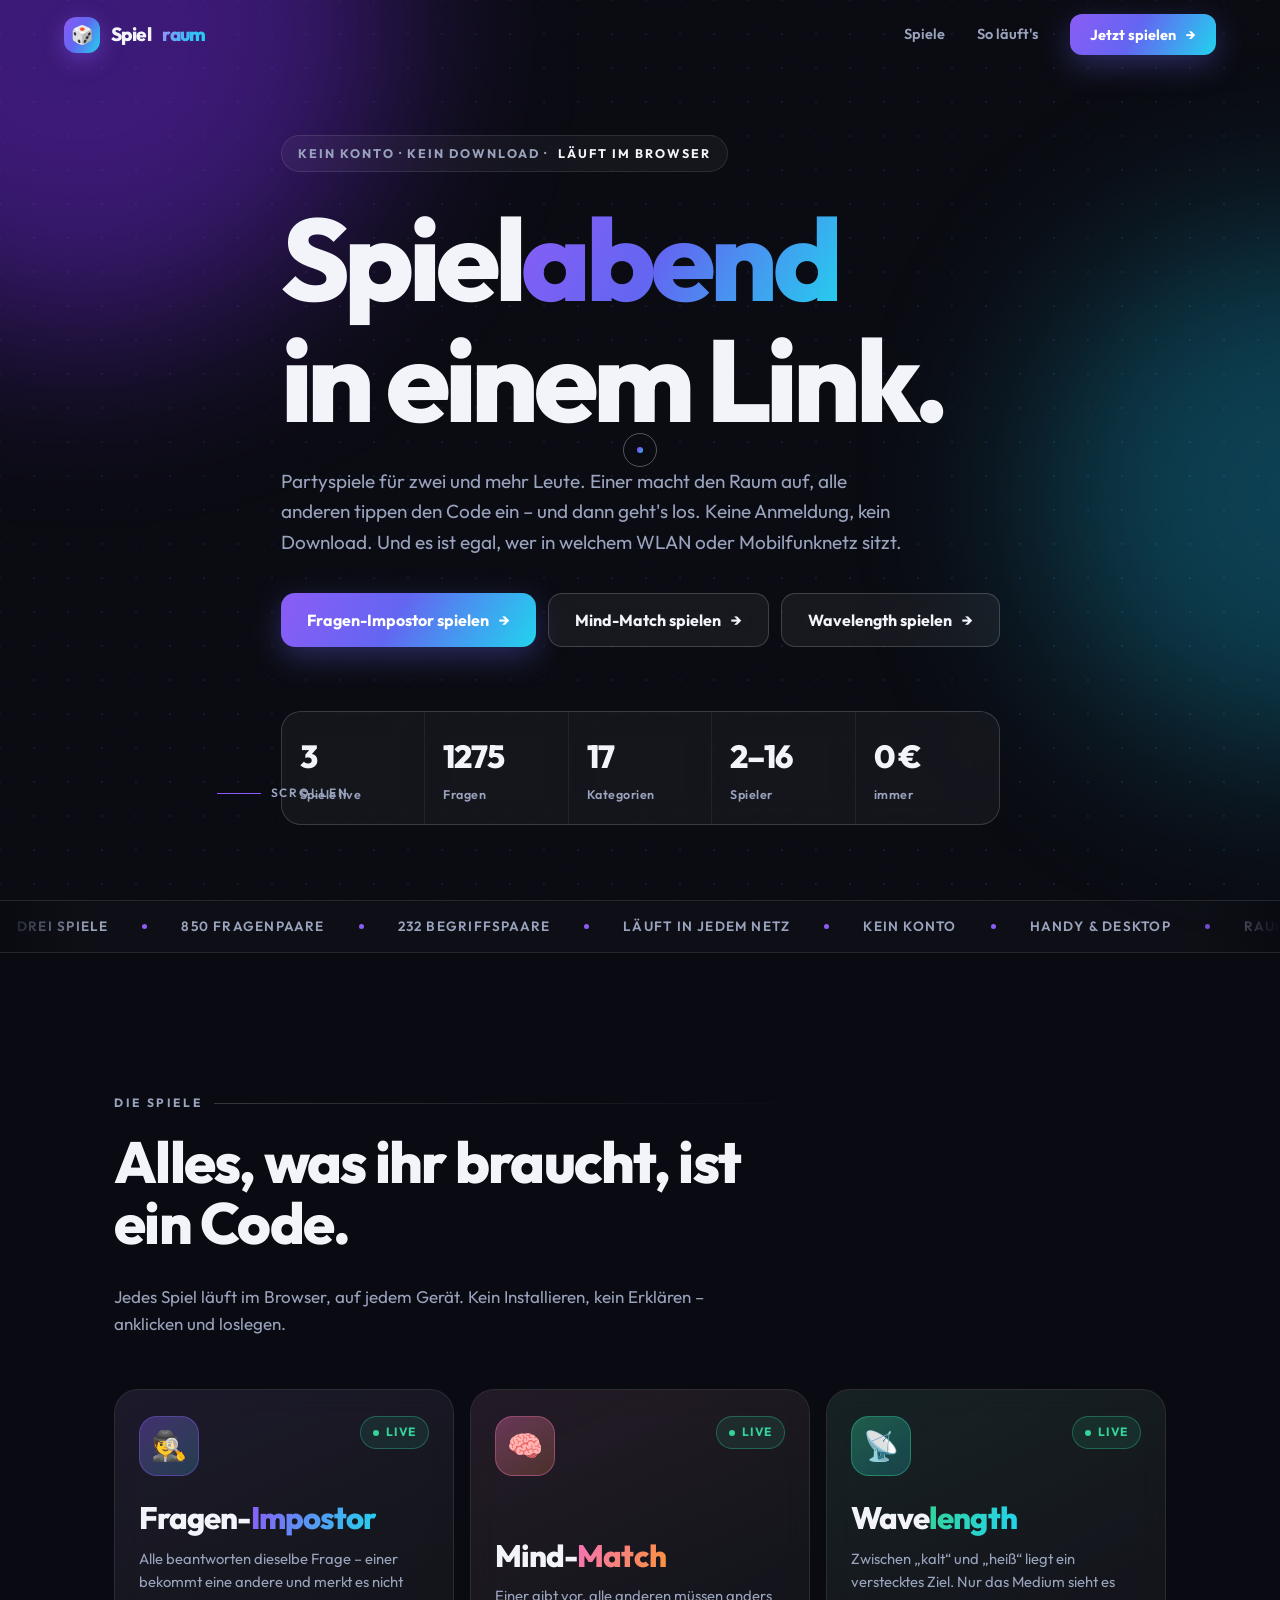
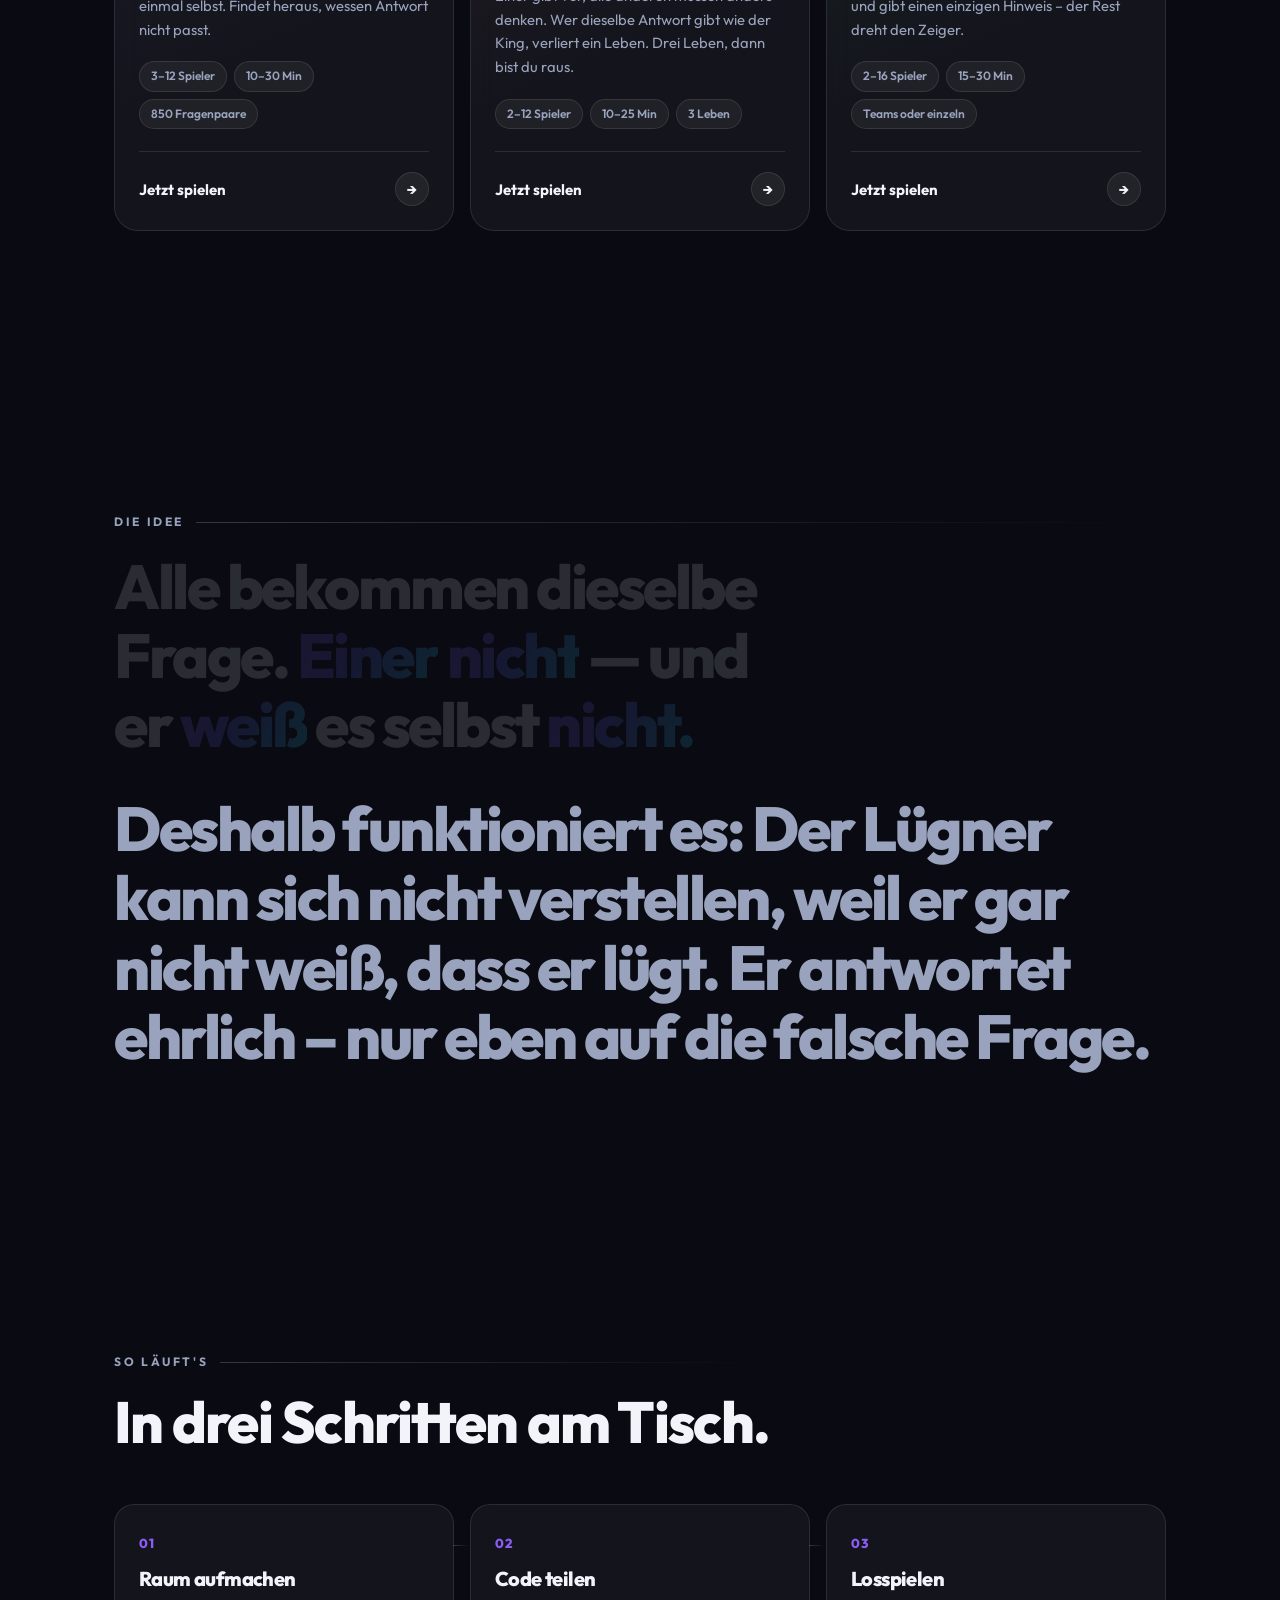
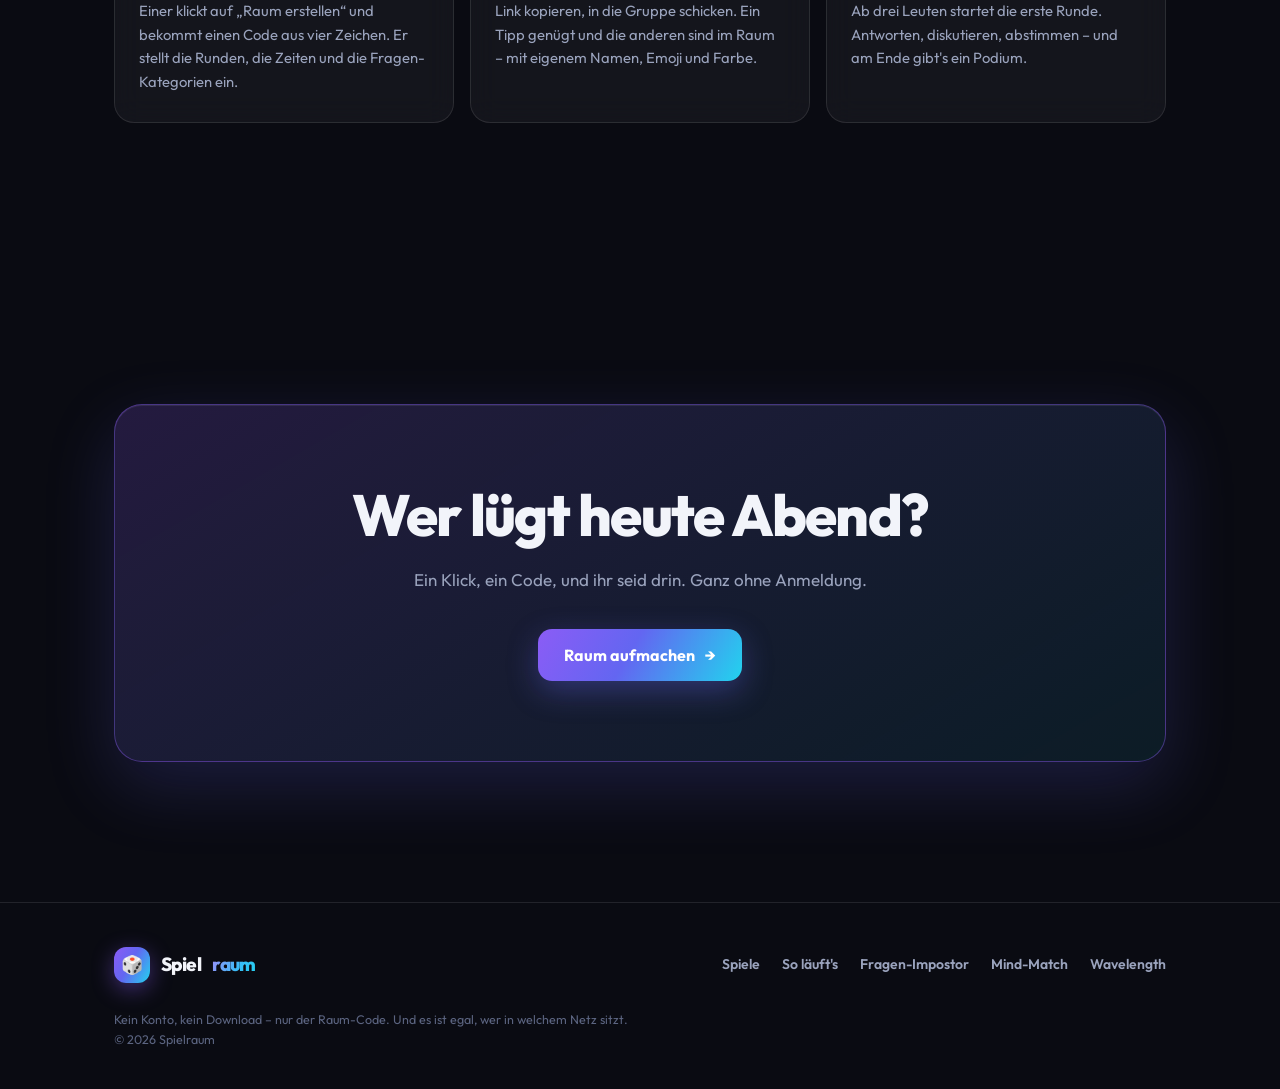
<file: index.html>
<!doctype html>
<html lang="de">
<head>
<meta charset="utf-8">
<meta name="viewport" content="width=device-width,initial-scale=1,viewport-fit=cover">
<title>Spielraum – Partyspiele für den Abend</title>
<meta name="description" content="Partyspiele für 2 und mehr Leute. Einer macht den Raum auf, alle anderen tippen den Code ein. Kein Konto, kein Download – und es ist egal, wer in welchem Netz sitzt.">
<meta name="theme-color" content="#0a0b12">
<link rel="icon" href="data:image/svg+xml,<svg xmlns='http://www.w3.org/2000/svg' viewBox='0 0 100 100'><text y='.9em' font-size='90'>🎲</text></svg>">

<meta property="og:type" content="website">
<meta property="og:title" content="Spielraum – Partyspiele für den Abend">
<meta property="og:description" content="Ein Link, ein Code, los geht's. Kein Konto, kein Download.">

<link rel="preconnect" href="https://fonts.googleapis.com">
<link rel="preconnect" href="https://fonts.gstatic.com" crossorigin>
<link href="https://fonts.googleapis.com/css2?family=Outfit:wght@400;500;600;700;800&display=swap" rel="stylesheet">

<!-- Markiert die Seite als "mit Skript". Ohne Skript bleibt alles sichtbar –
     die Auftritte werden dann einfach uebersprungen. -->
<script>document.documentElement.className="js"</script>

<style>
/* ==========================================================================
   Spielraum – Startseite
   Die Gestaltung baut direkt auf dem Fragen-Impostor auf: gleiche Schrift,
   gleiche Grundfarbe, gleicher Verlauf, gleiche Glaskarten. Neu sind nur das
   Punkteraster im Hintergrund, der eigene Mauszeiger und die Scroll-Auftritte.
   ========================================================================== */

*{box-sizing:border-box;margin:0;padding:0;-webkit-tap-highlight-color:transparent}

:root{
  /* --- uebernommen aus dem Spiel, damit alles zusammenpasst --- */
  --bg:#0a0b12;
  --glass:rgba(255,255,255,.045);
  --glass2:rgba(255,255,255,.075);
  --line:rgba(255,255,255,.10);
  --line2:rgba(255,255,255,.18);
  --tx:#f2f4fa;
  --mut:#9aa3bd;
  --v:#8b5cf6; --c:#22d3ee; --p:#f472b6; --o:#fb923c;
  --ok:#34d399; --bad:#fb7185;
  --grad:linear-gradient(120deg,#8b5cf6,#6366f1 45%,#22d3ee);
  --r:20px;

  /* --- neu fuer die Startseite --- */
  --rand:clamp(18px,5vw,64px);   /* Seitenabstand, waechst mit dem Fenster */
  --max:1180px;
  --ease:cubic-bezier(.22,1,.36,1);
}

html{-webkit-text-size-adjust:100%;scroll-behavior:smooth}
@media (prefers-reduced-motion:reduce){html{scroll-behavior:auto}}

body{
  background:var(--bg);color:var(--tx);
  font:16px/1.55 "Outfit",system-ui,-apple-system,"Segoe UI",Roboto,sans-serif;
  -webkit-font-smoothing:antialiased;
  min-height:100dvh;overflow-x:hidden;position:relative;
}

/* Die beiden weichen Farbwolken – exakt wie im Spiel, damit man beim Wechsel
   auf die Spielseite keinen Bruch sieht. */
body::before,body::after{
  content:"";position:fixed;z-index:-3;border-radius:50%;filter:blur(90px);opacity:.5;pointer-events:none
}
body::before{width:70vw;height:70vw;max-width:620px;max-height:620px;background:#6d28d9;top:-22vw;left:-18vw;animation:drift1 26s ease-in-out infinite alternate}
body::after{width:60vw;height:60vw;max-width:520px;max-height:520px;background:#0e7490;top:26vh;right:-22vw;animation:drift2 31s ease-in-out infinite alternate}
@keyframes drift1{to{transform:translate(12vw,10vh) scale(1.15)}}
@keyframes drift2{to{transform:translate(-14vw,-12vh) scale(1.1)}}

/* Feines Korn ueber allem. Nimmt den Farbflaechen das Digitale. */
.korn{
  position:fixed;inset:0;z-index:-1;pointer-events:none;opacity:.035;mix-blend-mode:overlay;
  background:url("data:image/svg+xml,%3Csvg xmlns='http://www.w3.org/2000/svg'%3E%3Cfilter id='n'%3E%3CfeTurbulence type='fractalNoise' baseFrequency='.8' numOctaves='3' stitchTiles='stitch'/%3E%3C/filter%3E%3Crect width='100%25' height='100%25' filter='url(%23n)'/%3E%3C/svg%3E");
}

/* Das Punkteraster. Ein Punkt darin ist der Impostor – er sieht fast aus wie
   alle anderen. Wer ihn findet und anklickt, bekommt einen kleinen Gruss. */
#raster{position:fixed;inset:0;z-index:-2;width:100%;height:100%;display:block}

/* ---------------------------------------------------------------- Grundlagen */
.huelle{max-width:var(--max);margin:0 auto;padding:0 var(--rand)}

h1,h2,h3{letter-spacing:-.03em;line-height:1.04;font-weight:800}
em{font-style:normal;background:var(--grad);-webkit-background-clip:text;background-clip:text;color:transparent}

a{color:inherit;text-decoration:none}
:focus-visible{outline:2px solid var(--c);outline-offset:4px;border-radius:6px}

.skip{position:absolute;left:-9999px;top:0;z-index:200;background:var(--v);color:#fff;padding:12px 18px;border-radius:0 0 12px 0;font-weight:700}
.skip:focus{left:0}

/* Abschnittsmarke: "01 — Die Spiele" */
.marke{display:flex;align-items:center;gap:12px;font-size:12px;font-weight:700;letter-spacing:.22em;
  text-transform:uppercase;color:var(--mut);margin-bottom:20px}
.marke::after{content:"";flex:1;height:1px;background:linear-gradient(90deg,var(--line2),transparent)}
.marke b{color:var(--v);font-weight:800}

.satz{font-size:clamp(15px,1.4vw,17px);color:var(--mut);max-width:56ch;line-height:1.6}

/* ---------------------------------------------------------------- Knoepfe */
.btn{
  display:inline-flex;align-items:center;justify-content:center;gap:10px;
  border:0;border-radius:14px;padding:16px 26px;cursor:pointer;
  font:700 16px "Outfit",system-ui,sans-serif;color:#fff;background:var(--grad);
  box-shadow:0 10px 30px rgba(99,102,241,.34);
  transition:box-shadow .25s var(--ease),filter .2s;position:relative;overflow:hidden;
}
.btn:hover{filter:brightness(1.1);box-shadow:0 14px 40px rgba(99,102,241,.46)}
.btn.sec{background:rgba(255,255,255,.055);border:1px solid var(--line2);box-shadow:none;color:var(--tx);backdrop-filter:blur(12px)}
.btn.sec:hover{background:rgba(255,255,255,.1);box-shadow:none}
.btn .pfeil{transition:transform .3s var(--ease)}
.btn:hover .pfeil{transform:translateX(4px)}

/* Kleiner Statuspunkt, z.B. "Live" */
.pill{display:inline-flex;align-items:center;gap:7px;font-size:12px;font-weight:700;letter-spacing:.06em;
  text-transform:uppercase;padding:6px 12px;border-radius:99px;background:var(--glass);
  border:1px solid var(--line);color:var(--mut)}
.pill i{width:6px;height:6px;border-radius:50%;background:currentColor;display:block}
.pill.live{color:var(--ok);border-color:rgba(52,211,153,.34);background:rgba(52,211,153,.1)}
.pill.live i{background:var(--ok);box-shadow:0 0 0 0 rgba(52,211,153,.6);animation:puls 2s infinite}
@keyframes puls{70%{box-shadow:0 0 0 7px rgba(52,211,153,0)}100%{box-shadow:0 0 0 0 rgba(52,211,153,0)}}

/* ---------------------------------------------------------------- Kopfleiste */
.kopf{
  position:fixed;top:0;left:0;right:0;z-index:80;
  display:flex;align-items:center;gap:18px;
  padding:14px var(--rand);
  transition:transform .4s var(--ease),background .3s,border-color .3s,backdrop-filter .3s;
  border-bottom:1px solid transparent;
}
.kopf.fest{background:rgba(10,11,18,.72);backdrop-filter:blur(18px);-webkit-backdrop-filter:blur(18px);border-bottom-color:var(--line)}
.kopf.weg{transform:translateY(-110%)}

.logo{display:flex;align-items:center;gap:11px;margin-right:auto;font-size:19px;font-weight:800;letter-spacing:-.03em}
.zeichen{width:36px;height:36px;border-radius:12px;background:var(--grad);flex:none;
  display:grid;place-items:center;font-size:18px;box-shadow:0 6px 22px rgba(139,92,246,.42);
  transition:transform .5s var(--ease)}
.logo:hover .zeichen{transform:rotate(-8deg) scale(1.06)}
/* Der Verlauf muss auf kleiner Schrift heller sein, sonst sauft "raum" ab. */
.logo em{background:linear-gradient(115deg,#a78bfa,#38bdf8 60%,#22d3ee);
  -webkit-background-clip:text;background-clip:text}

.kopfnav{display:flex;align-items:center;gap:4px}
.kopfnav a{padding:9px 14px;border-radius:10px;font-size:14.5px;font-weight:600;color:var(--mut);transition:color .2s,background .2s}
.kopfnav a:hover{color:var(--tx);background:rgba(255,255,255,.06)}
.kopf .btn{padding:11px 20px;font-size:14.5px;border-radius:12px}
@media(max-width:760px){.kopfnav{display:none}}

/* Lesefortschritt als Haarlinie ganz oben */
.fortschritt{position:fixed;top:0;left:0;right:0;height:2px;z-index:90;transform-origin:0 50%;
  transform:scaleX(0);background:var(--grad)}

/* ---------------------------------------------------------------- Auftritt */
/* Alles mit .auf faehrt beim Scrollen einmal sanft herein. Ohne Skript greift
   die Regel nicht – dann steht der Text von Anfang an da. */
.js .auf{opacity:0;transform:translateY(22px);
  transition:opacity .8s var(--ease),transform .8s var(--ease);transition-delay:var(--d,0ms)}
.js .auf.da{opacity:1;transform:none}

/* Vorhang beim Laden – kurz, sonst nervt es. */
.vorhang{position:fixed;inset:0;z-index:150;background:var(--bg);display:grid;place-items:center;
  transition:opacity .5s ease .15s,visibility .5s ease .15s}
.vorhang.fort{opacity:0;visibility:hidden}
.vorhang .zeichen{width:52px;height:52px;font-size:25px;border-radius:16px;animation:atmen 1.6s ease-in-out infinite}
@keyframes atmen{50%{transform:scale(1.12);box-shadow:0 10px 40px rgba(139,92,246,.7)}}

/* ---------------------------------------------------------------- Bühne */
.buehne{
  min-height:100svh;display:flex;flex-direction:column;justify-content:center;
  padding:120px 0 60px;position:relative
}
.buehne .huelle{position:relative}   /* Bezug fuer den Scroll-Hinweis unten links */
.kicker{display:inline-flex;align-items:center;gap:10px;align-self:flex-start;
  font-size:12.5px;font-weight:700;letter-spacing:.16em;text-transform:uppercase;color:var(--mut);
  background:var(--glass);border:1px solid var(--line);border-radius:99px;padding:8px 16px;
  backdrop-filter:blur(10px);margin-bottom:26px}
.kicker b{color:var(--tx);font-weight:700}

.buehne h1{font-size:clamp(44px,9.2vw,116px);letter-spacing:-.045em}
.buehne h1 span{display:block}

.buehne .satz{margin-top:26px;font-size:clamp(16px,1.7vw,19px);max-width:52ch}

.tasten{display:flex;flex-wrap:wrap;gap:12px;margin-top:36px}

/* Zahlenreihe unter der Bühne */
.zahlen{display:grid;grid-template-columns:repeat(auto-fit,minmax(130px,1fr));gap:1px;
  margin-top:64px;background:var(--line);border:1px solid var(--line);border-radius:var(--r);overflow:hidden}
.zahlen div{background:rgba(10,11,18,.55);backdrop-filter:blur(12px);padding:20px 18px}
.zahlen b{display:block;font-size:clamp(24px,3vw,32px);font-weight:800;letter-spacing:-.03em}
.zahlen small{display:block;margin-top:3px;font-size:12.5px;font-weight:600;color:var(--mut);letter-spacing:.04em}

/* Hinweis zum Scrollen */
.runter{position:absolute;left:0;bottom:22px;display:flex;align-items:center;gap:10px;
  font-size:12px;font-weight:600;letter-spacing:.16em;text-transform:uppercase;color:var(--mut)}
.runter .linie{width:44px;height:1px;background:var(--line2);position:relative;overflow:hidden}
.runter .linie::after{content:"";position:absolute;inset:0;background:var(--v);animation:wisch 2.2s var(--ease) infinite}
@keyframes wisch{0%{transform:translateX(-100%)}60%,100%{transform:translateX(100%)}}
@media(max-width:760px){.runter{display:none}}

/* ---------------------------------------------------------------- Laufband */
.laufband{
  position:relative;display:flex;overflow:hidden;user-select:none;
  border-top:1px solid var(--line);border-bottom:1px solid var(--line);
  background:rgba(255,255,255,.02);padding:15px 0;margin:0
}
.laufband::before,.laufband::after{content:"";position:absolute;top:0;bottom:0;width:90px;z-index:2;pointer-events:none}
.laufband::before{left:0;background:linear-gradient(90deg,var(--bg),transparent)}
.laufband::after{right:0;background:linear-gradient(270deg,var(--bg),transparent)}
.laufband ul{display:flex;flex:none;gap:0;list-style:none;animation:band 34s linear infinite}
.laufband:hover ul{animation-play-state:paused}
.laufband li{display:flex;align-items:center;gap:34px;padding:0 17px;white-space:nowrap;
  font-size:13.5px;font-weight:600;letter-spacing:.09em;text-transform:uppercase;color:var(--mut)}
.laufband li::after{content:"";width:5px;height:5px;border-radius:50%;background:var(--v);flex:none}
@keyframes band{to{transform:translateX(-50%)}}

/* ---------------------------------------------------------------- Abschnitte */
section{padding:clamp(80px,11vw,150px) 0}
.titel{font-size:clamp(30px,5vw,58px);max-width:18ch}
.kopfzeile{display:flex;align-items:flex-end;justify-content:space-between;gap:30px;flex-wrap:wrap;margin-bottom:52px}

/* ---------------------------------------------------------------- Spielkarten */
.raster{display:grid;grid-template-columns:repeat(auto-fit,minmax(300px,1fr));gap:16px}

.spiel{
  position:relative;display:flex;flex-direction:column;
  border:1px solid var(--line);border-radius:24px;padding:26px 24px 24px;overflow:hidden;
  background:var(--glass);backdrop-filter:blur(14px);-webkit-backdrop-filter:blur(14px);
  transition:transform .45s var(--ease),border-color .35s,box-shadow .45s var(--ease);
  min-height:330px;isolation:isolate
}
/* Lichtschein, der dem Zeiger in der Karte folgt */
.spiel::before{
  content:"";position:absolute;inset:0;z-index:-1;opacity:0;transition:opacity .4s;
  background:radial-gradient(380px circle at var(--mx,50%) var(--my,50%),color-mix(in srgb,var(--a) 26%,transparent),transparent 62%)
}
/* Grundfarbe der Karte, ganz leicht */
.spiel::after{
  content:"";position:absolute;inset:0;z-index:-2;opacity:.5;transition:opacity .4s;
  background:linear-gradient(155deg,color-mix(in srgb,var(--a) 14%,transparent),transparent 55%)
}
.spiel:hover,.spiel:focus-visible{transform:translateY(-6px);border-color:color-mix(in srgb,var(--a) 55%,transparent);
  box-shadow:0 26px 60px rgba(0,0,0,.42),0 0 0 1px color-mix(in srgb,var(--a) 18%,transparent)}
.spiel:hover::before{opacity:1}
.spiel:hover::after{opacity:1}

.spiel .oben{display:flex;align-items:flex-start;justify-content:space-between;gap:14px;margin-bottom:auto}
.spielzeichen{width:60px;height:60px;border-radius:18px;flex:none;display:grid;place-items:center;font-size:29px;
  background:linear-gradient(140deg,color-mix(in srgb,var(--a) 34%,transparent),color-mix(in srgb,var(--b) 20%,transparent));
  border:1px solid color-mix(in srgb,var(--a) 40%,transparent);
  transition:transform .5s var(--ease)}
.spiel:hover .spielzeichen{transform:translateY(-3px) rotate(-7deg) scale(1.07)}

.spiel h3{font-size:clamp(24px,2.8vw,31px);margin-top:26px}
.spiel h3 em{background:linear-gradient(110deg,var(--a),var(--b));-webkit-background-clip:text;background-clip:text}
.spiel p{margin-top:12px;color:var(--mut);font-size:14.8px;line-height:1.6;max-width:40ch}

.wertliste{display:flex;flex-wrap:wrap;gap:7px;list-style:none;margin-top:20px}
.wertliste li{font-size:12px;font-weight:600;color:var(--mut);background:rgba(255,255,255,.05);
  border:1px solid var(--line);border-radius:99px;padding:5px 11px}

.los{display:flex;align-items:center;gap:9px;margin-top:22px;padding-top:20px;
  border-top:1px solid var(--line);font-weight:700;font-size:15px;color:var(--tx)}
.los .pfeil{margin-left:auto;width:34px;height:34px;border-radius:50%;display:grid;place-items:center;
  background:rgba(255,255,255,.06);border:1px solid var(--line);transition:.35s var(--ease)}
.spiel:hover .los .pfeil{background:linear-gradient(110deg,var(--a),var(--b));border-color:transparent;transform:translateX(4px)}

/* Karten fuer Spiele, die noch nicht fertig sind */
.spiel.bald{border-style:dashed;background:rgba(255,255,255,.02);cursor:default}
.spiel.bald:hover{transform:none;box-shadow:none;border-color:var(--line)}
.spiel.bald .spielzeichen{filter:grayscale(1);opacity:.5;background:rgba(255,255,255,.05);border-color:var(--line)}
.spiel.bald h3{color:var(--mut)}
.spiel.bald h3 em{background:none;-webkit-text-fill-color:currentColor;color:var(--mut)}
.spiel.bald .los{color:var(--mut);font-weight:600;font-size:14px}
/* Ein Lichtstreifen wandert langsam ueber die Platzhalter. */
.spiel.bald::before{content:"";inset:0;opacity:1;z-index:-1;
  background:linear-gradient(105deg,transparent 40%,rgba(255,255,255,.045) 50%,transparent 60%);
  background-size:280% 100%;animation:streif 4.5s var(--ease) infinite}
@keyframes streif{0%{background-position:130% 0}55%,100%{background-position:-130% 0}}

/* ---------------------------------------------------------------- Aussage */
.aussage{text-align:left}
.aussage p{font-size:clamp(28px,5.4vw,62px);font-weight:800;letter-spacing:-.04em;line-height:1.12;max-width:16ch}
.aussage .w{opacity:.14;transition:opacity .45s ease}
.aussage .w.hell{opacity:1}
.aussage .w.ton{background:var(--grad);-webkit-background-clip:text;background-clip:text;color:transparent}
.aussage .fuss{margin-top:34px;max-width:48ch}

/* ---------------------------------------------------------------- Ablauf */
.schritte{display:grid;grid-template-columns:repeat(auto-fit,minmax(255px,1fr));gap:16px;counter-reset:s}
.schritt{position:relative;padding:28px 24px;border-radius:var(--r);border:1px solid var(--line);
  background:var(--glass);backdrop-filter:blur(14px)}
.schritt .nr{font-size:13px;font-weight:800;letter-spacing:.1em;color:var(--v);margin-bottom:16px;display:block}
.schritt h3{font-size:20px;margin-bottom:9px}
.schritt p{color:var(--mut);font-size:14.8px;line-height:1.6}
/* Verbindungslinie zwischen den Schritten, nur auf breiten Bildschirmen */
@media(min-width:900px){
  .schritt:not(:last-child)::after{content:"";position:absolute;top:40px;right:-16px;width:16px;height:1px;
    background:linear-gradient(90deg,var(--line2),transparent)}
}

/* ---------------------------------------------------------------- Schluss */
.schluss{text-align:center;padding-bottom:clamp(80px,11vw,140px)}
.schlusskarte{border:1px solid rgba(139,92,246,.42);border-radius:28px;padding:clamp(44px,7vw,80px) 28px;
  background:linear-gradient(150deg,rgba(139,92,246,.2),rgba(34,211,238,.09));
  box-shadow:0 24px 70px rgba(99,102,241,.2),inset 0 1px 0 rgba(255,255,255,.08);position:relative;overflow:hidden}
.schlusskarte h2{font-size:clamp(30px,5.4vw,58px)}
.schlusskarte .satz{margin:20px auto 0;text-align:center}
.schlusskarte .tasten{justify-content:center}

/* ---------------------------------------------------------------- Fussleiste */
footer{border-top:1px solid var(--line);padding:44px 0 40px}
.fussgrid{display:flex;flex-wrap:wrap;gap:26px;align-items:center;justify-content:space-between}
.fusslinks{display:flex;flex-wrap:wrap;gap:22px}
.fusslinks a{font-size:14px;font-weight:600;color:var(--mut);transition:color .2s}
.fusslinks a:hover{color:var(--tx)}
.klein{color:#5b6480;font-size:12.5px;line-height:1.6;margin-top:26px}

/* ---------------------------------------------------------------- Mauszeiger */
/* Nur fuer echte Maeuse. Auf dem Handy bleibt alles wie gewohnt. */
.zeiger,.ring{position:fixed;top:0;left:0;z-index:120;pointer-events:none;border-radius:50%;
  transform:translate(-50%,-50%);opacity:0;transition:opacity .3s}
.zeiger{width:6px;height:6px;background:var(--grad)}
.ring{width:34px;height:34px;border:1px solid rgba(255,255,255,.3);
  transition:width .35s var(--ease),height .35s var(--ease),background .35s,border-color .35s,opacity .3s}
.ring span{position:absolute;inset:0;display:grid;place-items:center;font-size:11.5px;font-weight:800;
  letter-spacing:.1em;text-transform:uppercase;opacity:0;transition:opacity .25s;color:#fff}
body.maus .zeiger,body.maus .ring{opacity:1}
body.maus.zeigt-play .ring{width:86px;height:86px;background:rgba(139,92,246,.16);border-color:rgba(139,92,246,.75)}
body.maus.zeigt-play .ring span{opacity:1}
body.maus.zeigt-link .ring{width:52px;height:52px;background:rgba(255,255,255,.07)}
body.maus.druck .ring{width:26px;height:26px}
body.maus a,body.maus button,body.maus .spiel{cursor:none}
body.maus{cursor:none}

/* Der gefundene Impostor meldet sich kurz */
.gefunden{position:fixed;left:50%;bottom:34px;transform:translate(-50%,20px);z-index:130;
  padding:13px 22px;border-radius:99px;font-size:14.5px;font-weight:700;
  background:rgba(251,113,133,.16);border:1px solid rgba(251,113,133,.5);color:#fda4af;
  backdrop-filter:blur(14px);opacity:0;pointer-events:none;transition:.45s var(--ease)}
.gefunden.da{opacity:1;transform:translate(-50%,0)}

/* ---------------------------------------------------------------- Ruhe */
/* Wer Bewegung reduziert haben moechte, bekommt eine ruhige, vollstaendige Seite. */
@media (prefers-reduced-motion:reduce){
  body::before,body::after,.pill.live i,.laufband ul,.runter .linie::after,.spiel.bald::before,.vorhang .zeichen{animation:none}
  .auf{opacity:1;transform:none;transition:none}
  .aussage .w{opacity:1}
  .zeiger,.ring{display:none}
  body.maus{cursor:auto}
  *{transition-duration:.01ms !important}
}
</style>
</head>
<body>

<a class="skip" href="#inhalt">Zum Inhalt springen</a>

<!-- Hintergrund -->
<canvas id="raster" aria-hidden="true"></canvas>
<div class="korn" aria-hidden="true"></div>

<!-- Eigener Mauszeiger -->
<div class="zeiger" aria-hidden="true"></div>
<div class="ring" aria-hidden="true"><span>Spielen</span></div>

<div class="fortschritt" aria-hidden="true"></div>
<div class="vorhang" aria-hidden="true"><span class="zeichen">🎲</span></div>
<div class="gefunden" aria-hidden="true">🕵️ Gefunden. Genau so läuft das Spiel.</div>

<header class="kopf">
  <a class="logo" href="#" aria-label="Spielraum, zur Startseite">
    <span class="zeichen" aria-hidden="true">🎲</span>Spiel<em>raum</em>
  </a>
  <nav class="kopfnav" aria-label="Hauptmenü">
    <a href="#spiele">Spiele</a>
    <a href="#ablauf">So läuft's</a>
  </nav>
  <!-- HINWEIS: absolute Adresse, damit der Link auch beim lokalen Öffnen stimmt. -->
  <a class="btn" href="./impostor/" data-cursor="link" data-magnet>
    Jetzt spielen <span class="pfeil" aria-hidden="true">→</span>
  </a>
</header>

<main id="inhalt">

  <!-- ============================================================ Bühne -->
  <section class="buehne">
    <div class="huelle">
      <span class="kicker auf">Kein Konto · Kein Download · <b>Läuft im Browser</b></span>

      <h1 class="auf" style="--d:90ms">
        <span>Spiel<em>abend</em></span>
        <span>in einem Link.</span>
      </h1>

      <p class="satz auf" style="--d:180ms">
        Partyspiele für zwei und mehr Leute. Einer macht den Raum auf, alle anderen
        tippen den Code ein – und dann geht's los. Keine Anmeldung, kein Download.
        Und es ist egal, wer in welchem WLAN oder Mobilfunknetz sitzt.
      </p>

      <div class="tasten auf" style="--d:260ms">
        <a class="btn" href="./impostor/" data-cursor="play" data-magnet>
          Fragen-Impostor spielen <span class="pfeil" aria-hidden="true">→</span>
        </a>
        <a class="btn sec" href="./mind-match/" data-cursor="play" data-magnet>
          Mind-Match spielen <span class="pfeil" aria-hidden="true">→</span>
        </a>
        <a class="btn sec" href="./wavelength/" data-cursor="play" data-magnet>
          Wavelength spielen <span class="pfeil" aria-hidden="true">→</span>
        </a>
      </div>

      <div class="zahlen auf" style="--d:340ms">
        <div><b>3</b><small>Spiele live</small></div>
        <div><b>1275</b><small>Fragen</small></div>
        <div><b>17</b><small>Kategorien</small></div>
        <div><b>2–16</b><small>Spieler</small></div>
        <div><b>0 €</b><small>immer</small></div>
      </div>

      <div class="runter" aria-hidden="true"><span class="linie"></span>Scrollen</div>
    </div>
  </section>

  <!-- ============================================================ Laufband -->
  <div class="laufband" aria-hidden="true">
    <ul>
      <li>Drei Spiele</li><li>850 Fragenpaare</li><li>232 Begriffspaare</li><li>Läuft in jedem Netz</li>
      <li>Kein Konto</li><li>Handy &amp; Desktop</li><li>Raum-Code mit vier Zeichen</li>
      <li>Chat inklusive</li><li>Bis zu 16 Leute</li>
      <li>Drei Spiele</li><li>850 Fragenpaare</li><li>232 Begriffspaare</li><li>Läuft in jedem Netz</li>
      <li>Kein Konto</li><li>Handy &amp; Desktop</li><li>Raum-Code mit vier Zeichen</li>
      <li>Chat inklusive</li><li>Bis zu 16 Leute</li>
    </ul>
  </div>

  <!-- ============================================================ Spiele -->
  <section id="spiele">
    <div class="huelle">
      <div class="kopfzeile">
        <div>
          <div class="marke auf">Die Spiele</div>
          <h2 class="titel auf" style="--d:70ms">Alles, was ihr braucht, ist ein Code.</h2>
        </div>
        <p class="satz auf" style="--d:140ms">
          Jedes Spiel läuft im Browser, auf jedem Gerät. Kein Installieren,
          kein Erklären – anklicken und loslegen.
        </p>
      </div>

      <div class="raster">

        <!-- ==============================================================
             NEUES SPIEL HINZUFÜGEN: diesen Block kopieren und vier Dinge
             ändern – href, das Emoji, den Titel/Text und die beiden Farben
             --a und --b. Sonst nichts.
             ============================================================== -->
        <a class="spiel auf" href="./impostor/"
           style="--a:#8b5cf6;--b:#22d3ee" data-cursor="play" data-licht data-magnet>
          <div class="oben">
            <span class="spielzeichen" aria-hidden="true">🕵️</span>
            <span class="pill live"><i></i>Live</span>
          </div>
          <h3>Fragen-<em>Impostor</em></h3>
          <p>
            Alle beantworten dieselbe Frage – einer bekommt eine andere und merkt es
            nicht einmal selbst. Findet heraus, wessen Antwort nicht passt.
          </p>
          <ul class="wertliste">
            <li>3–12 Spieler</li><li>10–30 Min</li><li>850 Fragenpaare</li>
          </ul>
          <span class="los">Jetzt spielen <span class="pfeil" aria-hidden="true">→</span></span>
        </a>

        <a class="spiel auf" href="./mind-match/"
           style="--d:90ms;--a:#f472b6;--b:#fb923c" data-cursor="play" data-licht data-magnet>
          <div class="oben">
            <span class="spielzeichen" aria-hidden="true">🧠</span>
            <span class="pill live"><i></i>Live</span>
          </div>
          <h3>Mind-<em>Match</em></h3>
          <p>
            Einer gibt vor, alle anderen müssen anders denken. Wer dieselbe Antwort
            gibt wie der King, verliert ein Leben. Drei Leben, dann bist du raus.
          </p>
          <ul class="wertliste">
            <li>2–12 Spieler</li><li>10–25 Min</li><li>3 Leben</li>
          </ul>
          <span class="los">Jetzt spielen <span class="pfeil" aria-hidden="true">→</span></span>
        </a>

        <a class="spiel auf" href="./wavelength/"
           style="--d:180ms;--a:#34d399;--b:#22d3ee" data-cursor="play" data-licht data-magnet>
          <div class="oben">
            <span class="spielzeichen" aria-hidden="true">📡</span>
            <span class="pill live"><i></i>Live</span>
          </div>
          <h3>Wave<em>length</em></h3>
          <p>
            Zwischen „kalt“ und „heiß“ liegt ein verstecktes Ziel. Nur das Medium
            sieht es und gibt einen einzigen Hinweis – der Rest dreht den Zeiger.
          </p>
          <ul class="wertliste">
            <li>2–16 Spieler</li><li>15–30 Min</li><li>Teams oder einzeln</li>
          </ul>
          <span class="los">Jetzt spielen <span class="pfeil" aria-hidden="true">→</span></span>
        </a>

      </div>
    </div>
  </section>

  <!-- ============================================================ Aussage -->
  <section class="aussage">
    <div class="huelle">
      <div class="marke auf">Die Idee</div>
      <p data-worte>Alle bekommen dieselbe Frage. Einer nicht — und er weiß es selbst nicht.</p>
      <p class="satz fuss auf">
        Deshalb funktioniert es: Der Lügner kann sich nicht verstellen, weil er gar nicht
        weiß, dass er lügt. Er antwortet ehrlich – nur eben auf die falsche Frage.
      </p>
    </div>
  </section>

  <!-- ============================================================ Ablauf -->
  <section id="ablauf">
    <div class="huelle">
      <div class="kopfzeile">
        <div>
          <div class="marke auf">So läuft's</div>
          <h2 class="titel auf" style="--d:70ms">In drei Schritten am Tisch.</h2>
        </div>
      </div>
      <div class="schritte">
        <div class="schritt auf">
          <span class="nr">01</span>
          <h3>Raum aufmachen</h3>
          <p>Einer klickt auf „Raum erstellen“ und bekommt einen Code aus vier Zeichen.
             Er stellt die Runden, die Zeiten und die Fragen-Kategorien ein.</p>
        </div>
        <div class="schritt auf" style="--d:90ms">
          <span class="nr">02</span>
          <h3>Code teilen</h3>
          <p>Link kopieren, in die Gruppe schicken. Ein Tipp genügt und die anderen
             sind im Raum – mit eigenem Namen, Emoji und Farbe.</p>
        </div>
        <div class="schritt auf" style="--d:180ms">
          <span class="nr">03</span>
          <h3>Losspielen</h3>
          <p>Ab drei Leuten startet die erste Runde. Antworten, diskutieren, abstimmen –
             und am Ende gibt's ein Podium.</p>
        </div>
      </div>
    </div>
  </section>

  <!-- ============================================================ Schluss -->
  <section class="schluss">
    <div class="huelle">
      <div class="schlusskarte auf">
        <h2>Wer lügt heute Abend?</h2>
        <p class="satz">Ein Klick, ein Code, und ihr seid drin. Ganz ohne Anmeldung.</p>
        <div class="tasten">
          <a class="btn" href="./impostor/" data-cursor="play" data-magnet>
            Raum aufmachen <span class="pfeil" aria-hidden="true">→</span>
          </a>
        </div>
      </div>
    </div>
  </section>

</main>

<footer>
  <div class="huelle">
    <div class="fussgrid">
      <a class="logo" href="#"><span class="zeichen" aria-hidden="true">🎲</span>Spiel<em>raum</em></a>
      <nav class="fusslinks" aria-label="Fußzeile">
        <a href="#spiele">Spiele</a>
        <a href="#ablauf">So läuft's</a>
        <a href="./impostor/" data-cursor="link">Fragen-Impostor</a>
        <a href="./mind-match/" data-cursor="link">Mind-Match</a>
        <a href="./wavelength/" data-cursor="link">Wavelength</a>
      </nav>
    </div>
    <p class="klein">
      Kein Konto, kein Download – nur der Raum-Code. Und es ist egal, wer in welchem Netz sitzt.<br>
      © <span id="jahr">2026</span> Spielraum
    </p>
  </div>
</footer>

<script>
/* ==========================================================================
   Alles hier ist freiwillig: Faellt das Skript aus, bleibt die Seite lesbar
   und alle Links funktionieren. Es kommt nur Bewegung dazu.
   ========================================================================== */
(function(){
"use strict";

const ruhig = matchMedia("(prefers-reduced-motion: reduce)").matches;
const feineMaus = matchMedia("(pointer: fine)").matches;
const $  = (s,w)=> (w||document).querySelector(s);
const $$ = (s,w)=> Array.prototype.slice.call((w||document).querySelectorAll(s));
const spanne = (v,a,b)=> v<a?a:v>b?b:v;

$("#jahr").textContent = new Date().getFullYear();

/* ---------------------------------------------------------------- Vorhang */
window.addEventListener("load", ()=>{
  setTimeout(()=> $(".vorhang").classList.add("fort"), ruhig?0:420);
});

/* ---------------------------------------------------------------- Auftritte */
/* Jedes Element mit .auf faehrt einmal herein, sobald es sichtbar wird. */
if(ruhig || !("IntersectionObserver" in window)){
  $$(".auf").forEach(n=>n.classList.add("da"));
}else{
  const beobachter = new IntersectionObserver((eintraege)=>{
    eintraege.forEach(e=>{
      if(e.isIntersecting){ e.target.classList.add("da"); beobachter.unobserve(e.target); }
    });
  },{rootMargin:"0px 0px -8% 0px",threshold:.1});

  $$(".auf").forEach(n=>{
    /* Was beim Laden schon im Bild steht, faehrt sofort herein – sonst bliebe
       der obere Teil der Seite im ersten Moment leer. */
    if(n.getBoundingClientRect().top < innerHeight * .96) n.classList.add("da");
    else beobachter.observe(n);
  });
}

/* ---------------------------------------------------------------- Kopfleiste */
/* Beim Runterscrollen verschwindet sie, beim Hochscrollen ist sie wieder da. */
const kopf = $(".kopf"), balken = $(".fortschritt");
let letztesY = 0, scrollWartet = false;

function beimScrollen(){
  const y = window.scrollY;
  kopf.classList.toggle("fest", y > 20);
  kopf.classList.toggle("weg", y > 420 && y > letztesY);
  letztesY = y;

  const hoehe = document.documentElement.scrollHeight - window.innerHeight;
  balken.style.transform = "scaleX(" + (hoehe>0 ? spanne(y/hoehe,0,1) : 0) + ")";

  worteHervorheben();
  scrollWartet = false;
}
window.addEventListener("scroll", ()=>{
  if(!scrollWartet){ scrollWartet = true; requestAnimationFrame(beimScrollen); }
}, {passive:true});

/* ---------------------------------------------------------------- Aussage */
/* Der Satz hellt sich Wort fuer Wort auf, waehrend man daran vorbeiscrollt.
   Der Text steht vollstaendig im HTML – hier wird er nur in Woerter zerlegt. */
const satzEl = $("[data-worte]");
let woerter = [];
if(satzEl){
  const roh = satzEl.textContent.trim().split(/\s+/);
  satzEl.textContent = "";
  roh.forEach((w,i)=>{
    const s = document.createElement("span");
    s.className = "w" + (/^(Einer|nicht\.|nicht|weiß)$/.test(w) ? " ton" : "");
    s.textContent = w;
    satzEl.appendChild(s);
    if(i < roh.length-1) satzEl.appendChild(document.createTextNode(" "));
    woerter.push(s);
  });
  if(ruhig) woerter.forEach(w=>w.classList.add("hell"));
}
function worteHervorheben(){
  if(!satzEl || ruhig || !woerter.length) return;
  const r = satzEl.getBoundingClientRect();
  const vh = window.innerHeight;
  /* 0 wenn der Satz noch unten steht, 1 wenn er die Mitte passiert hat */
  const p = spanne((vh*0.82 - r.top) / (vh*0.5), 0, 1);
  const bis = Math.round(p * woerter.length);
  woerter.forEach((w,i)=> w.classList.toggle("hell", i < bis));
}

/* ---------------------------------------------------------------- Karten */
/* Der Lichtschein in der Karte folgt dem Zeiger. */
$$("[data-licht]").forEach(karte=>{
  karte.addEventListener("pointermove", e=>{
    const r = karte.getBoundingClientRect();
    karte.style.setProperty("--mx", ((e.clientX-r.left)/r.width*100) + "%");
    karte.style.setProperty("--my", ((e.clientY-r.top)/r.height*100) + "%");
  });
});

/* ---------------------------------------------------------------- Zeiger */
/* Ein kleiner Punkt folgt sofort, ein Ring zieht traege hinterher. Ueber
   Spielkarten wird aus dem Ring eine Sprechblase mit "Spielen". */
if(feineMaus && !ruhig){
  document.body.classList.add("maus");
  const punkt = $(".zeiger"), ring = $(".ring");
  let zx=innerWidth/2, zy=innerHeight/2, px=zx, py=zy, rx=zx, ry=zy;

  addEventListener("pointermove", e=>{ zx=e.clientX; zy=e.clientY; }, {passive:true});
  addEventListener("pointerdown", ()=> document.body.classList.add("druck"));
  addEventListener("pointerup",   ()=> document.body.classList.remove("druck"));
  addEventListener("pointerleave",()=> document.body.classList.remove("maus"));
  addEventListener("pointerenter",()=> document.body.classList.add("maus"));

  (function laufen(){
    px += (zx-px)*.38; py += (zy-py)*.38;
    rx += (zx-rx)*.15;  ry += (zy-ry)*.15;
    punkt.style.transform = "translate("+px+"px,"+py+"px) translate(-50%,-50%)";
    ring.style.transform  = "translate("+rx+"px,"+ry+"px) translate(-50%,-50%)";
    requestAnimationFrame(laufen);
  })();

  $$("[data-cursor]").forEach(n=>{
    const art = n.getAttribute("data-cursor");
    n.addEventListener("pointerenter", ()=> document.body.classList.add("zeigt-"+art));
    n.addEventListener("pointerleave", ()=> document.body.classList.remove("zeigt-"+art));
  });

  /* Knoepfe und Karten ziehen den Zeiger ein Stueck an sich. */
  $$("[data-magnet]").forEach(n=>{
    n.style.transition = "transform .45s cubic-bezier(.22,1,.36,1)";
    n.addEventListener("pointermove", e=>{
      const r = n.getBoundingClientRect();
      const dx = e.clientX - (r.left + r.width/2);
      const dy = e.clientY - (r.top + r.height/2);
      n.style.transform = "translate("+(dx*.14)+"px,"+(dy*.22)+"px)";
    });
    n.addEventListener("pointerleave", ()=> n.style.transform = "");
  });
}

/* ---------------------------------------------------------------- Raster */
/* Ein ruhiges Punkteraster. Um den Zeiger herum leuchtet es auf, und eine
   langsame Welle laeuft schraeg durch – damit es auch ohne Maus lebt.
   Genau ein Punkt ist der Impostor: minimal anders, leicht zu uebersehen.

   Aufbau fuer die Leistung: Das schwache Grundraster wird einmal auf eine
   zweite Flaeche gezeichnet und danach nur noch als Bild kopiert. Pro Bild
   werden nur die wenigen hellen Punkte wirklich neu gezeichnet. */
(function(){
  const flaeche = $("#raster");
  if(!flaeche || !flaeche.getContext) return;
  const ctx = flaeche.getContext("2d");
  const grund = document.createElement("canvas");
  const gctx = grund.getContext("2d");

  const ABSTAND = 34;          // Gitterweite in Bildpunkten
  const RADIUS  = 190;         // Wirkungskreis des Zeigers
  const STOPS = [[139,92,246],[99,102,241],[34,211,238]];   // violett -> blau -> tuerkis

  let punkte=[], breite=0, hoehe=0, dpr=1, imp=null, laeuft=true;
  let zx=-9999, zy=-9999, gx=-9999, gy=-9999, t=0;

  function farbe(v){                    // v von 0 bis 1 entlang des Verlaufs
    const s = v*(STOPS.length-1), i = Math.min(STOPS.length-2, Math.floor(s)), f = s-i;
    const a = STOPS[i], b = STOPS[i+1];
    return [Math.round(a[0]+(b[0]-a[0])*f),
            Math.round(a[1]+(b[1]-a[1])*f),
            Math.round(a[2]+(b[2]-a[2])*f)];
  }

  function aufbauen(){
    breite = innerWidth; hoehe = innerHeight;
    dpr = Math.min(devicePixelRatio||1, 2);
    [flaeche,grund].forEach(cv=>{
      cv.width = breite*dpr; cv.height = hoehe*dpr;
      cv.style.width = breite+"px"; cv.style.height = hoehe+"px";
    });
    ctx.setTransform(dpr,0,0,dpr,0,0);
    gctx.setTransform(dpr,0,0,dpr,0,0);

    punkte = [];
    const spalten = Math.ceil(breite/ABSTAND)+1;
    const zeilen  = Math.ceil(hoehe/ABSTAND)+1;
    for(let sy=0; sy<zeilen; sy++){
      for(let sx=0; sx<spalten; sx++){
        const x = sx*ABSTAND, y = sy*ABSTAND;
        const v = spanne((x/breite*0.72 + y/hoehe*0.28), 0, 1);
        punkte.push({x:x, y:y, c:farbe(v)});
      }
    }
    /* Der Impostor sitzt irgendwo im mittleren Bereich – nicht am Rand. */
    const kandidaten = punkte.filter(p=> p.x>breite*.12 && p.x<breite*.88 && p.y>hoehe*.15 && p.y<hoehe*.85);
    imp = kandidaten.length ? kandidaten[(Math.random()*kandidaten.length)|0] : punkte[0];

    /* Grundraster einmal zeichnen */
    gctx.clearRect(0,0,breite,hoehe);
    punkte.forEach(p=>{
      if(p===imp) return;
      gctx.fillStyle = "rgba("+p.c[0]+","+p.c[1]+","+p.c[2]+",.15)";
      gctx.beginPath(); gctx.arc(p.x,p.y,1.1,0,6.2832); gctx.fill();
    });
  }

  function zeichnen(){
    if(!laeuft){ requestAnimationFrame(zeichnen); return; }
    t += 0.006;
    gx += (zx-gx)*.09; gy += (zy-gy)*.09;      // Zeiger traege nachziehen

    ctx.clearRect(0,0,breite,hoehe);
    ctx.drawImage(grund,0,0,breite,hoehe);

    /* Welle: eine schraege Linie, die langsam durchs Bild wandert. */
    const wellePos = ((t*0.16)%1.6 - 0.3) * (breite+hoehe);

    for(let i=0;i<punkte.length;i++){
      const p = punkte[i];
      if(p===imp) continue;

      let kraft = 0;

      const dx = p.x-gx, dy = p.y-gy;
      const d2 = dx*dx + dy*dy;
      if(d2 < RADIUS*RADIUS){
        const d = Math.sqrt(d2);
        kraft = 1 - d/RADIUS;
        kraft *= kraft;                        // weicher Rand
      }

      const dw = Math.abs((p.x+p.y) - wellePos);
      if(dw < 120) kraft = Math.max(kraft, (1-dw/120)*0.42);

      if(kraft < 0.02) continue;
      ctx.fillStyle = "rgba("+p.c[0]+","+p.c[1]+","+p.c[2]+","+(0.13+kraft*0.82)+")";
      ctx.beginPath(); ctx.arc(p.x,p.y,1.1+kraft*2.9,0,6.2832); ctx.fill();
    }

    /* Der Impostor: atmet ein bisschen, in einem anderen Ton. */
    if(imp){
      const a = 0.2 + Math.sin(t*1.9)*0.12;
      ctx.fillStyle = "rgba(251,113,133,"+a+")";
      ctx.beginPath(); ctx.arc(imp.x,imp.y,1.5+Math.sin(t*1.9)*0.5,0,6.2832); ctx.fill();
    }

    requestAnimationFrame(zeichnen);
  }

  /* Kleiner Fund: Wer den anderen Punkt anklickt, bekommt eine Rueckmeldung. */
  addEventListener("click", e=>{
    if(!imp) return;
    const dx = e.clientX-imp.x, dy = e.clientY-imp.y;
    if(dx*dx+dy*dy > 26*26) return;
    const m = $(".gefunden");
    m.classList.add("da");
    setTimeout(()=> m.classList.remove("da"), 2600);
    aufbauen();                                 // neuer Impostor, neue Runde
  });

  addEventListener("pointermove", e=>{ zx=e.clientX; zy=e.clientY; }, {passive:true});
  addEventListener("pointerleave", ()=>{ zx=-9999; zy=-9999; });
  document.addEventListener("visibilitychange", ()=> laeuft = !document.hidden);

  let warten;
  addEventListener("resize", ()=>{ clearTimeout(warten); warten = setTimeout(aufbauen, 180); });

  aufbauen();
  if(ruhig){
    /* Ruhemodus: einmal zeichnen, dann stillstehen. */
    ctx.drawImage(grund,0,0,breite,hoehe);
    if(imp){ ctx.fillStyle="rgba(251,113,133,.26)"; ctx.beginPath(); ctx.arc(imp.x,imp.y,1.6,0,6.2832); ctx.fill(); }
  }else{
    requestAnimationFrame(zeichnen);
  }
})();

})();
</script>
</body>
</html>
</file>
